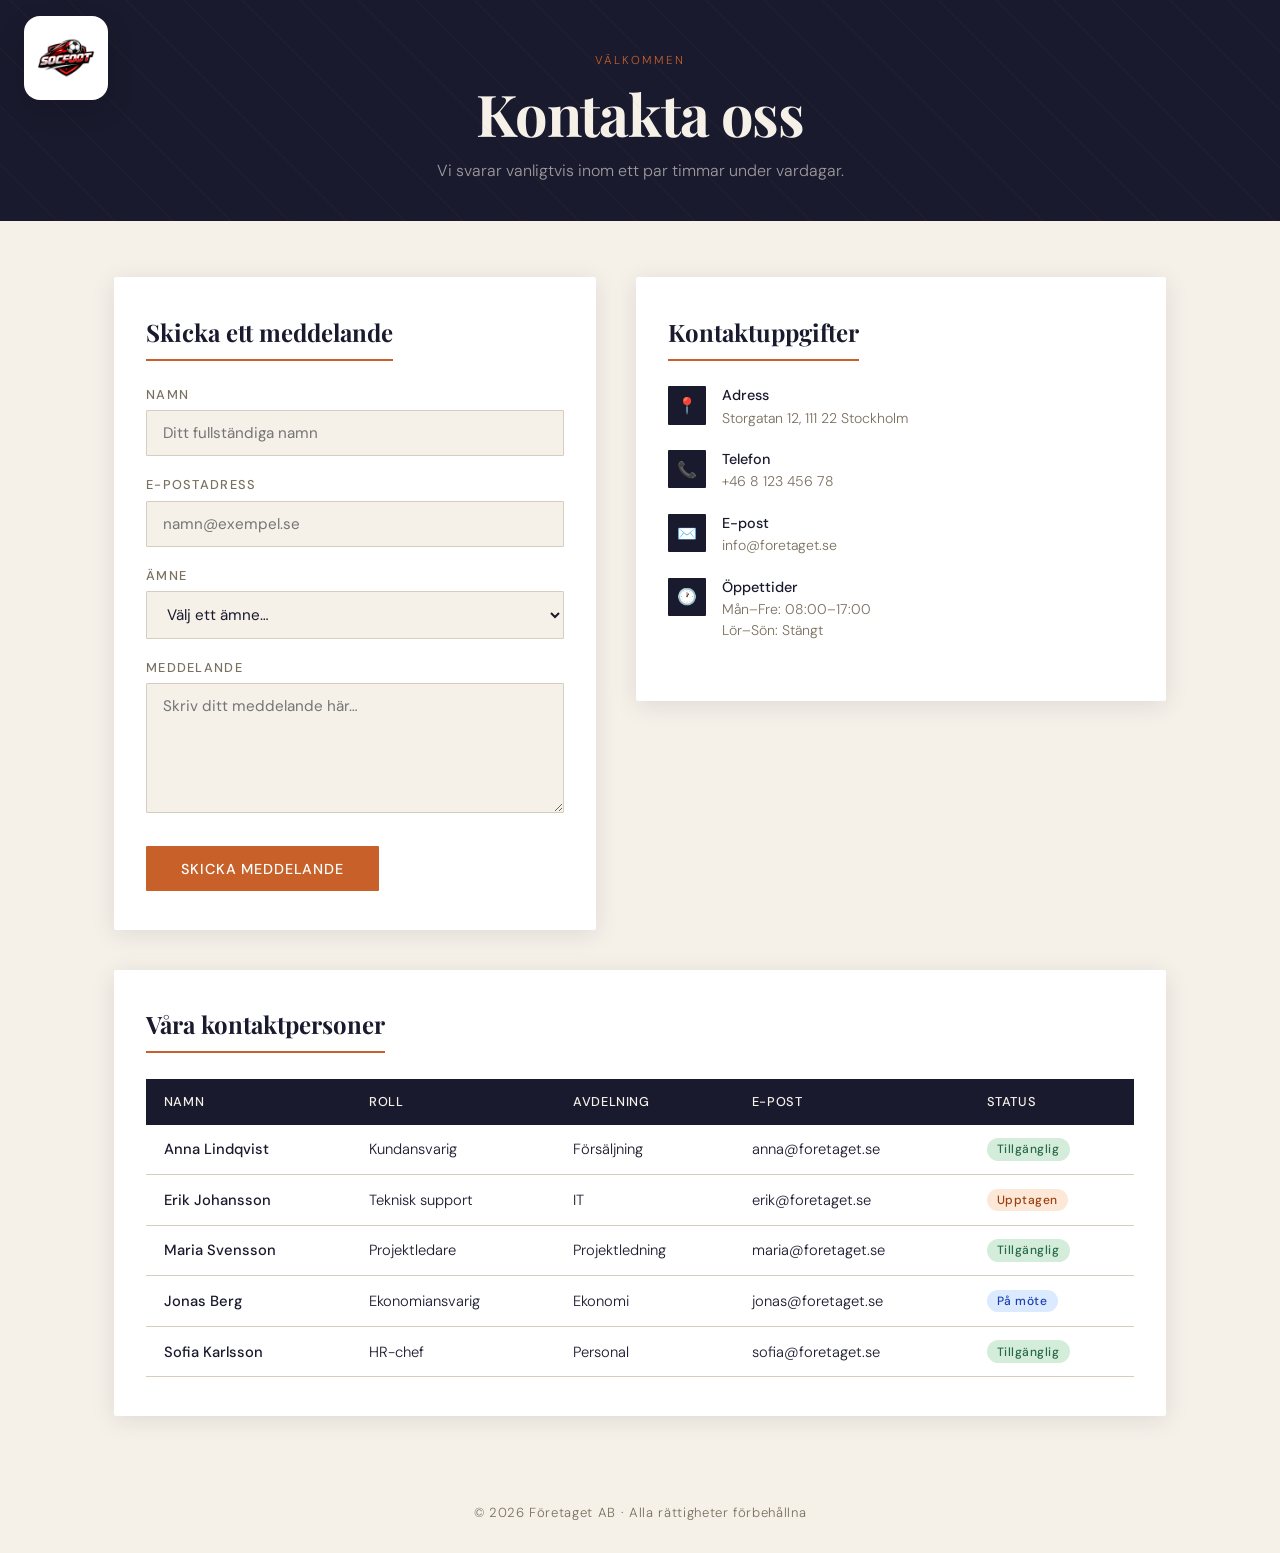
<file: kontakt.html>
<!doctype html>
<html lang="sv">
  <head>
    <meta charset="UTF-8" />
    <meta name="viewport" content="width=device-width, initial-scale=1.0" />
    <title>Kontakta Oss</title>
    <link
      href="https://fonts.googleapis.com/css2?family=Playfair+Display:wght@400;700&family=DM+Sans:wght@300;400;500&display=swap"
      rel="stylesheet"
    />
    <link rel="stylesheet" href="css/kontakt.css" />
  </head>
  <body>
    <header>
      <a href="index.html" class="chatgpt-logo-link">
        <img
          src="images/ChatGPT Image 17 apr. 2026 22_33_01.png"
          alt="ChatGPT-logo"
        />
      </a>
      <span class="tag">Välkommen</span>
      <h1>Kontakta oss</h1>
      <p>Vi svarar vanligtvis inom ett par timmar under vardagar.</p>
    </header>

    <main>
      <!-- KONTAKTFORMULÄR -->
      <div class="card">
        <h2>Skicka ett meddelande</h2>

        <div class="form-group">
          <label for="name">Namn</label>
          <input type="text" id="name" placeholder="Ditt fullständiga namn" />
        </div>

        <div class="form-group">
          <label for="email">E-postadress</label>
          <input type="email" id="email" placeholder="namn@exempel.se" />
        </div>

        <div class="form-group">
          <label for="subject">Ämne</label>
          <select id="subject">
            <option value="">Välj ett ämne…</option>
            <option>Allmän fråga</option>
            <option>Support</option>
            <option>Samarbete</option>
            <option>Annat</option>
          </select>
        </div>

        <div class="form-group">
          <label for="message">Meddelande</label>
          <textarea
            id="message"
            placeholder="Skriv ditt meddelande här…"
          ></textarea>
        </div>

        <button class="btn">Skicka meddelande</button>
      </div>

      <!-- KONTAKTINFO -->
      <div class="card">
        <h2>Kontaktuppgifter</h2>

        <div class="info-item">
          <div class="info-icon">📍</div>
          <div class="info-text">
            <strong>Adress</strong>
            <span>Storgatan 12, 111 22 Stockholm</span>
          </div>
        </div>

        <div class="info-item">
          <div class="info-icon">📞</div>
          <div class="info-text">
            <strong>Telefon</strong>
            <span>+46 8 123 456 78</span>
          </div>
        </div>

        <div class="info-item">
          <div class="info-icon">✉️</div>
          <div class="info-text">
            <strong>E-post</strong>
            <span>info@foretaget.se</span>
          </div>
        </div>

        <div class="info-item">
          <div class="info-icon">🕐</div>
          <div class="info-text">
            <strong>Öppettider</strong>
            <span>Mån–Fre: 08:00–17:00<br />Lör–Sön: Stängt</span>
          </div>
        </div>
      </div>

      <!-- TABELL -->
      <div class="table-section">
        <h2>Våra kontaktpersoner</h2>
        <div class="table-wrapper">
          <table>
            <thead>
              <tr>
                <th>Namn</th>
                <th>Roll</th>
                <th>Avdelning</th>
                <th>E-post</th>
                <th>Status</th>
              </tr>
            </thead>
            <tbody>
              <tr>
                <td>Anna Lindqvist</td>
                <td>Kundansvarig</td>
                <td>Försäljning</td>
                <td>anna@foretaget.se</td>
                <td><span class="badge badge-green">Tillgänglig</span></td>
              </tr>
              <tr>
                <td>Erik Johansson</td>
                <td>Teknisk support</td>
                <td>IT</td>
                <td>erik@foretaget.se</td>
                <td><span class="badge badge-orange">Upptagen</span></td>
              </tr>
              <tr>
                <td>Maria Svensson</td>
                <td>Projektledare</td>
                <td>Projektledning</td>
                <td>maria@foretaget.se</td>
                <td><span class="badge badge-green">Tillgänglig</span></td>
              </tr>
              <tr>
                <td>Jonas Berg</td>
                <td>Ekonomiansvarig</td>
                <td>Ekonomi</td>
                <td>jonas@foretaget.se</td>
                <td><span class="badge badge-blue">På möte</span></td>
              </tr>
              <tr>
                <td>Sofia Karlsson</td>
                <td>HR-chef</td>
                <td>Personal</td>
                <td>sofia@foretaget.se</td>
                <td><span class="badge badge-green">Tillgänglig</span></td>
              </tr>
            </tbody>
          </table>
        </div>
      </div>
    </main>

    <footer>&copy; 2026 Företaget AB · Alla rättigheter förbehållna</footer>
  </body>
</html>
</file>
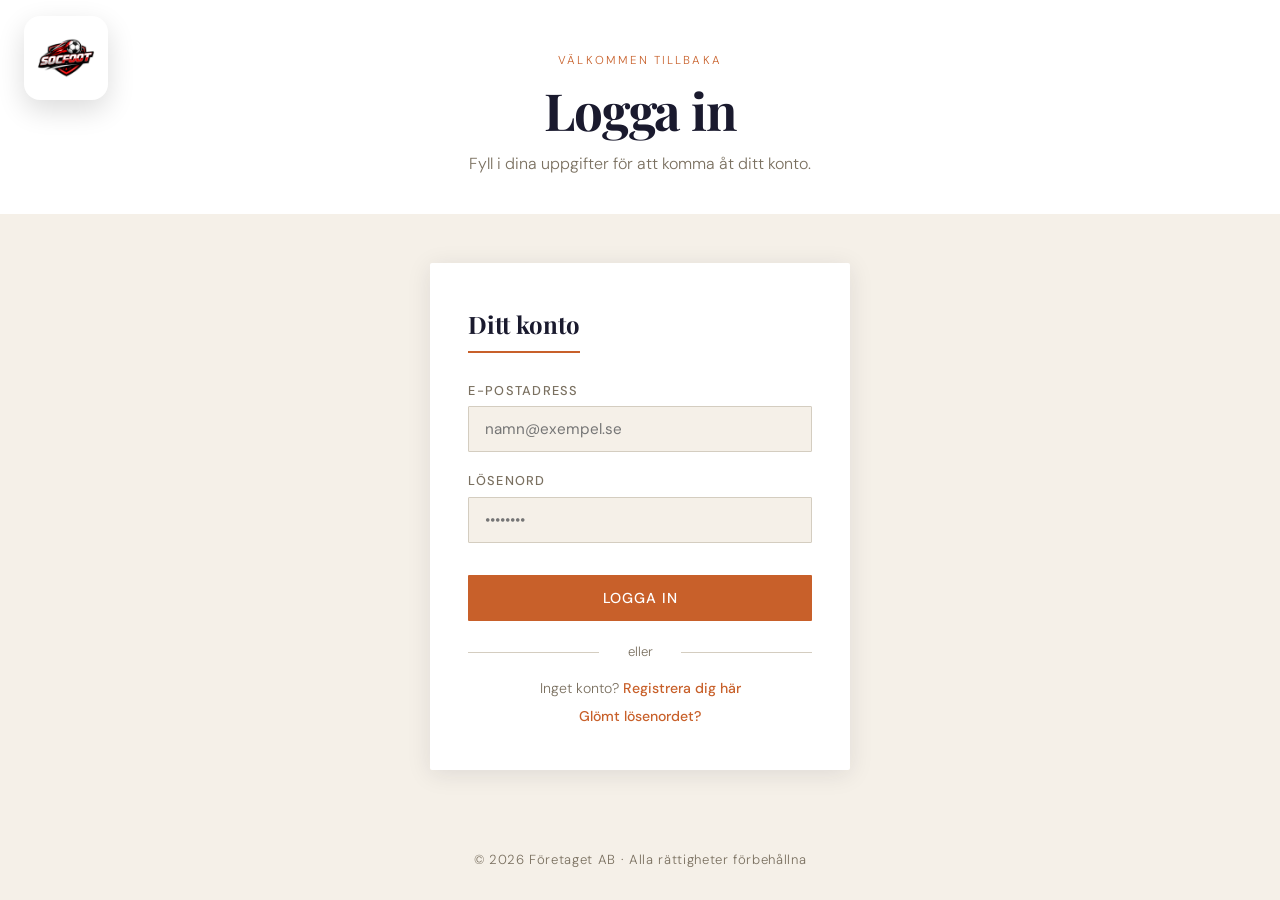
<file: logga in.html>
<!doctype html>
<html lang="sv">
  <head>
    <meta charset="UTF-8" />
    <meta name="viewport" content="width=device-width, initial-scale=1.0" />
    <title>Logga In</title>
    <link
      href="https://fonts.googleapis.com/css2?family=Playfair+Display:wght@400;700&family=DM+Sans:wght@300;400;500&display=swap"
      rel="stylesheet"
    />
    <link rel="stylesheet" href="css/logga-in.css" />
  </head>
  <body>
    <header>
      <a href="index.html" class="chatgpt-logo-link">
        <img
          src="images/ChatGPT Image 17 apr. 2026 22_33_01.png"
          alt="ChatGPT-logo"
        />
      </a>
      <span class="tag">Välkommen tillbaka</span>
      <h1>Logga in</h1>
      <p>Fyll i dina uppgifter för att komma åt ditt konto.</p>
    </header>

    <main>
      <div class="card">
        <h2>Ditt konto</h2>

        <div class="form-group">
          <label for="email">E-postadress</label>
          <input type="email" id="email" placeholder="namn@exempel.se" />
        </div>

        <div class="form-group">
          <label for="password">Lösenord</label>
          <input type="password" id="password" placeholder="••••••••" />
        </div>

        <button class="btn">Logga in</button>

        <div class="divider">eller</div>

        <div class="link-row">
          Inget konto? <a href="#">Registrera dig här</a>
        </div>
        <div class="link-row" style="margin-top: 0.6rem">
          <a href="#">Glömt lösenordet?</a>
        </div>
      </div>
    </main>

    <footer>&copy; 2026 Företaget AB · Alla rättigheter förbehållna</footer>
  </body>
</html>
</file>
<file: css/kontakt.css>
*,
*::before,
*::after {
  box-sizing: border-box;
  margin: 0;
  padding: 0;
}

:root {
  --ink: #1a1a2e;
  --paper: #f5f0e8;
  --accent: #c8602a;
  --muted: #7a7060;
  --border: #d4cdc0;
  --white: #ffffff;
  --shadow: 0 4px 24px rgba(26, 26, 46, 0.1);
}

body {
  background: var(--paper);
  color: var(--ink);
  font-family: "DM Sans", sans-serif;
  font-weight: 300;
  min-height: 100vh;
}

/* -- HEADER ------------------------------- */
header {
  background: var(--ink);
  color: var(--paper);
  padding: 3rem 2rem 2.5rem;
  text-align: center;
  position: relative;
  overflow: hidden;
}
header::before {
  content: "";
  position: absolute;
  inset: 0;
  background: repeating-linear-gradient(
    45deg,
    transparent,
    transparent 40px,
    rgba(200, 96, 42, 0.07) 40px,
    rgba(200, 96, 42, 0.07) 41px
  );
}
header .tag {
  display: inline-block;
  font-size: 0.72rem;
  letter-spacing: 0.18em;
  text-transform: uppercase;
  color: var(--accent);
  margin-bottom: 0.9rem;
}
header h1 {
  font-family: "Playfair Display", serif;
  font-size: clamp(2.2rem, 5vw, 3.6rem);
  font-weight: 700;
  letter-spacing: -0.02em;
  line-height: 1.1;
}
header p {
  margin-top: 0.9rem;
  color: rgba(245, 240, 232, 0.6);
  font-size: 1rem;
  max-width: 480px;
  margin-inline: auto;
}

.chatgpt-logo-link {
  position: absolute;
  top: 1rem;
  left: 1.5rem;
  width: 84px;
  height: 84px;
  display: inline-flex;
  align-items: center;
  justify-content: center;
  background: #ffffff;
  border-radius: 16px;
  box-shadow: 0 10px 28px rgba(0, 0, 0, 0.14);
  text-decoration: none;
  overflow: hidden;
}
.chatgpt-logo-link img {
  width: 100%;
  height: auto;
  display: block;
}

/* -- LAYOUT ------------------------------- */
main {
  max-width: 1100px;
  margin: 3.5rem auto;
  padding: 0 1.5rem;
  display: grid;
  grid-template-columns: 1fr 1.1fr;
  gap: 2.5rem;
  align-items: start;
}
@media (max-width: 760px) {
  main {
    grid-template-columns: 1fr;
  }
}

/* -- CARD ---------------------------------- */
.card {
  background: var(--white);
  border-radius: 2px;
  box-shadow: var(--shadow);
  padding: 2.4rem 2rem;
}
.card h2 {
  font-family: "Playfair Display", serif;
  font-size: 1.5rem;
  margin-bottom: 1.6rem;
  padding-bottom: 0.7rem;
  border-bottom: 2px solid var(--accent);
  display: inline-block;
}

/* -- FORM ---------------------------------- */
.form-group {
  margin-bottom: 1.25rem;
}
label {
  display: block;
  font-size: 0.8rem;
  letter-spacing: 0.1em;
  text-transform: uppercase;
  color: var(--muted);
  margin-bottom: 0.45rem;
  font-weight: 500;
}
input,
textarea,
select {
  width: 100%;
  padding: 0.75rem 1rem;
  border: 1px solid var(--border);
  background: var(--paper);
  color: var(--ink);
  font-family: "DM Sans", sans-serif;
  font-size: 0.95rem;
  border-radius: 1px;
  transition:
    border-color 0.2s,
    box-shadow 0.2s;
  outline: none;
}
input:focus,
textarea:focus,
select:focus {
  border-color: var(--accent);
  box-shadow: 0 0 0 3px rgba(200, 96, 42, 0.12);
}
textarea {
  resize: vertical;
  min-height: 130px;
}

.btn {
  display: inline-block;
  margin-top: 0.5rem;
  padding: 0.85rem 2.2rem;
  background: var(--accent);
  color: var(--white);
  border: none;
  font-family: "DM Sans", sans-serif;
  font-size: 0.9rem;
  font-weight: 500;
  letter-spacing: 0.06em;
  text-transform: uppercase;
  cursor: pointer;
  border-radius: 1px;
  transition:
    background 0.2s,
    transform 0.15s;
}
.btn:hover {
  background: #a84e20;
  transform: translateY(-1px);
}
.btn:active {
  transform: translateY(0);
}

/* -- INFO BLOCK --------------------------- */
.info-item {
  display: flex;
  gap: 1rem;
  margin-bottom: 1.4rem;
  align-items: flex-start;
}
.info-icon {
  width: 2.4rem;
  height: 2.4rem;
  min-width: 2.4rem;
  background: var(--ink);
  color: var(--paper);
  display: flex;
  align-items: center;
  justify-content: center;
  font-size: 1rem;
  border-radius: 1px;
}
.info-text strong {
  display: block;
  font-weight: 500;
  margin-bottom: 0.15rem;
  font-size: 0.9rem;
}
.info-text span {
  color: var(--muted);
  font-size: 0.88rem;
}

/* -- TABLE SECTION ------------------------ */
.table-section {
  grid-column: 1 / -1;
  background: var(--white);
  border-radius: 2px;
  box-shadow: var(--shadow);
  padding: 2.4rem 2rem;
}
.table-section h2 {
  font-family: "Playfair Display", serif;
  font-size: 1.5rem;
  margin-bottom: 1.6rem;
  padding-bottom: 0.7rem;
  border-bottom: 2px solid var(--accent);
  display: inline-block;
}

.table-wrapper {
  overflow-x: auto;
}

table {
  width: 100%;
  border-collapse: collapse;
  font-size: 0.92rem;
}
thead {
  background: var(--ink);
  color: var(--paper);
}
thead th {
  padding: 0.9rem 1.1rem;
  text-align: left;
  font-weight: 500;
  letter-spacing: 0.05em;
  font-size: 0.8rem;
  text-transform: uppercase;
}
tbody tr {
  border-bottom: 1px solid var(--border);
  transition: background 0.15s;
}
tbody tr:hover {
  background: rgba(200, 96, 42, 0.05);
}
tbody td {
  padding: 0.85rem 1.1rem;
  color: var(--ink);
  vertical-align: middle;
}
tbody td:first-child {
  font-weight: 500;
}
.badge {
  display: inline-block;
  padding: 0.2rem 0.65rem;
  border-radius: 99px;
  font-size: 0.75rem;
  font-weight: 500;
  letter-spacing: 0.04em;
}
.badge-green {
  background: #d4edda;
  color: #276749;
}
.badge-orange {
  background: #fde8d8;
  color: #9a4010;
}
.badge-blue {
  background: #dbeafe;
  color: #1e40af;
}

/* -- FOOTER ------------------------------- */
footer {
  text-align: center;
  padding: 2rem;
  color: var(--muted);
  font-size: 0.82rem;
  letter-spacing: 0.05em;
}
</file>
<file: css/logga-in.css>
*, *::before, *::after { box-sizing: border-box; margin: 0; padding: 0; }

:root {
  --ink:     #1a1a2e;
  --paper:   #f5f0e8;
  --accent:  #c8602a;
  --muted:   #7a7060;
  --border:  #d4cdc0;
  --white:   #ffffff;
  --shadow:  0 4px 24px rgba(26,26,46,.10);
}

body {
  background: var(--paper);
  color: var(--ink);
  font-family: 'DM Sans', sans-serif;
  font-weight: 300;
  min-height: 100vh;
  display: flex;
  flex-direction: column;
}

header {
  background: var(--white);
  color: var(--ink);
  padding: 3rem 2rem 2.5rem;
  text-align: center;
  position: relative;
  overflow: hidden;
}
.chatgpt-logo-link {
  position: absolute;
  top: 1rem;
  left: 1.5rem;
  width: 84px;
  height: 84px;
  display: inline-flex;
  align-items: center;
  justify-content: center;
  background: #ffffff;
  border-radius: 16px;
  box-shadow: 0 10px 28px rgba(0, 0, 0, 0.14);
  text-decoration: none;
  overflow: hidden;
  z-index: 10;
}
.chatgpt-logo-link img {
  width: 100%;
  height: auto;
  display: block;
}
.chatgpt-logo-link {
  position: absolute;
  top: 1rem;
  left: 1.5rem;
  width: 84px;
  height: 84px;
  display: inline-flex;
  align-items: center;
  justify-content: center;
  background: #ffffff;
  border-radius: 16px;
  box-shadow: 0 10px 28px rgba(0, 0, 0, 0.14);
  text-decoration: none;
  overflow: hidden;
  z-index: 10;
}
.chatgpt-logo-link img {
  width: 100%;
  height: auto;
  display: block;
}
header .tag {
  display: inline-block;
  font-size: .72rem;
  letter-spacing: .18em;
  text-transform: uppercase;
  color: var(--accent);
  margin-bottom: .9rem;
}
header h1 {
  font-family: 'Playfair Display', serif;
  font-size: clamp(2rem, 5vw, 3.2rem);
  font-weight: 700;
  letter-spacing: -.02em;
  line-height: 1.1;
}
header p {
  margin-top: .9rem;
  color: var(--muted);
  font-size: 1rem;
  max-width: 480px;
  margin-inline: auto;
}

main {
  flex: 1;
  display: flex;
  align-items: center;
  justify-content: center;
  padding: 3rem 1.5rem;
}

.card {
  background: var(--white);
  border-radius: 2px;
  box-shadow: var(--shadow);
  padding: 2.8rem 2.4rem;
  width: 100%;
  max-width: 420px;
}

.card h2 {
  font-family: 'Playfair Display', serif;
  font-size: 1.5rem;
  margin-bottom: 1.8rem;
  padding-bottom: .7rem;
  border-bottom: 2px solid var(--accent);
  display: inline-block;
}

.form-group {
  margin-bottom: 1.25rem;
}

label {
  display: block;
  font-size: .8rem;
  letter-spacing: .1em;
  text-transform: uppercase;
  color: var(--muted);
  margin-bottom: .45rem;
  font-weight: 500;
}

input {
  width: 100%;
  padding: .75rem 1rem;
  border: 1px solid var(--border);
  background: var(--paper);
  color: var(--ink);
  font-family: 'DM Sans', sans-serif;
  font-size: .95rem;
  border-radius: 1px;
  transition: border-color .2s, box-shadow .2s;
  outline: none;
}
input:focus {
  border-color: var(--accent);
  box-shadow: 0 0 0 3px rgba(200,96,42,.12);
}

.btn {
  width: 100%;
  margin-top: .8rem;
  padding: .85rem 2.2rem;
  background: var(--accent);
  color: var(--white);
  border: none;
  font-family: 'DM Sans', sans-serif;
  font-size: .9rem;
  font-weight: 500;
  letter-spacing: .06em;
  text-transform: uppercase;
  cursor: pointer;
  border-radius: 1px;
  transition: background .2s, transform .15s;
}
.btn:hover { background: #a84e20; transform: translateY(-1px); }
.btn:active { transform: translateY(0); }

.divider {
  text-align: center;
  margin: 1.4rem 0 1rem;
  font-size: .82rem;
  color: var(--muted);
  position: relative;
}
.divider::before, .divider::after {
  content: '';
  position: absolute;
  top: 50%;
  width: 38%;
  height: 1px;
  background: var(--border);
}
.divider::before { left: 0; }
.divider::after  { right: 0; }

.link-row {
  text-align: center;
  font-size: .88rem;
  color: var(--muted);
  margin-top: 1.2rem;
}
.link-row a {
  color: var(--accent);
  text-decoration: none;
  font-weight: 500;
}
.link-row a:hover { text-decoration: underline; }

footer {
  text-align: center;
  padding: 2rem;
  color: var(--muted);
  font-size: .82rem;
  letter-spacing: .05em;
}
</file>
